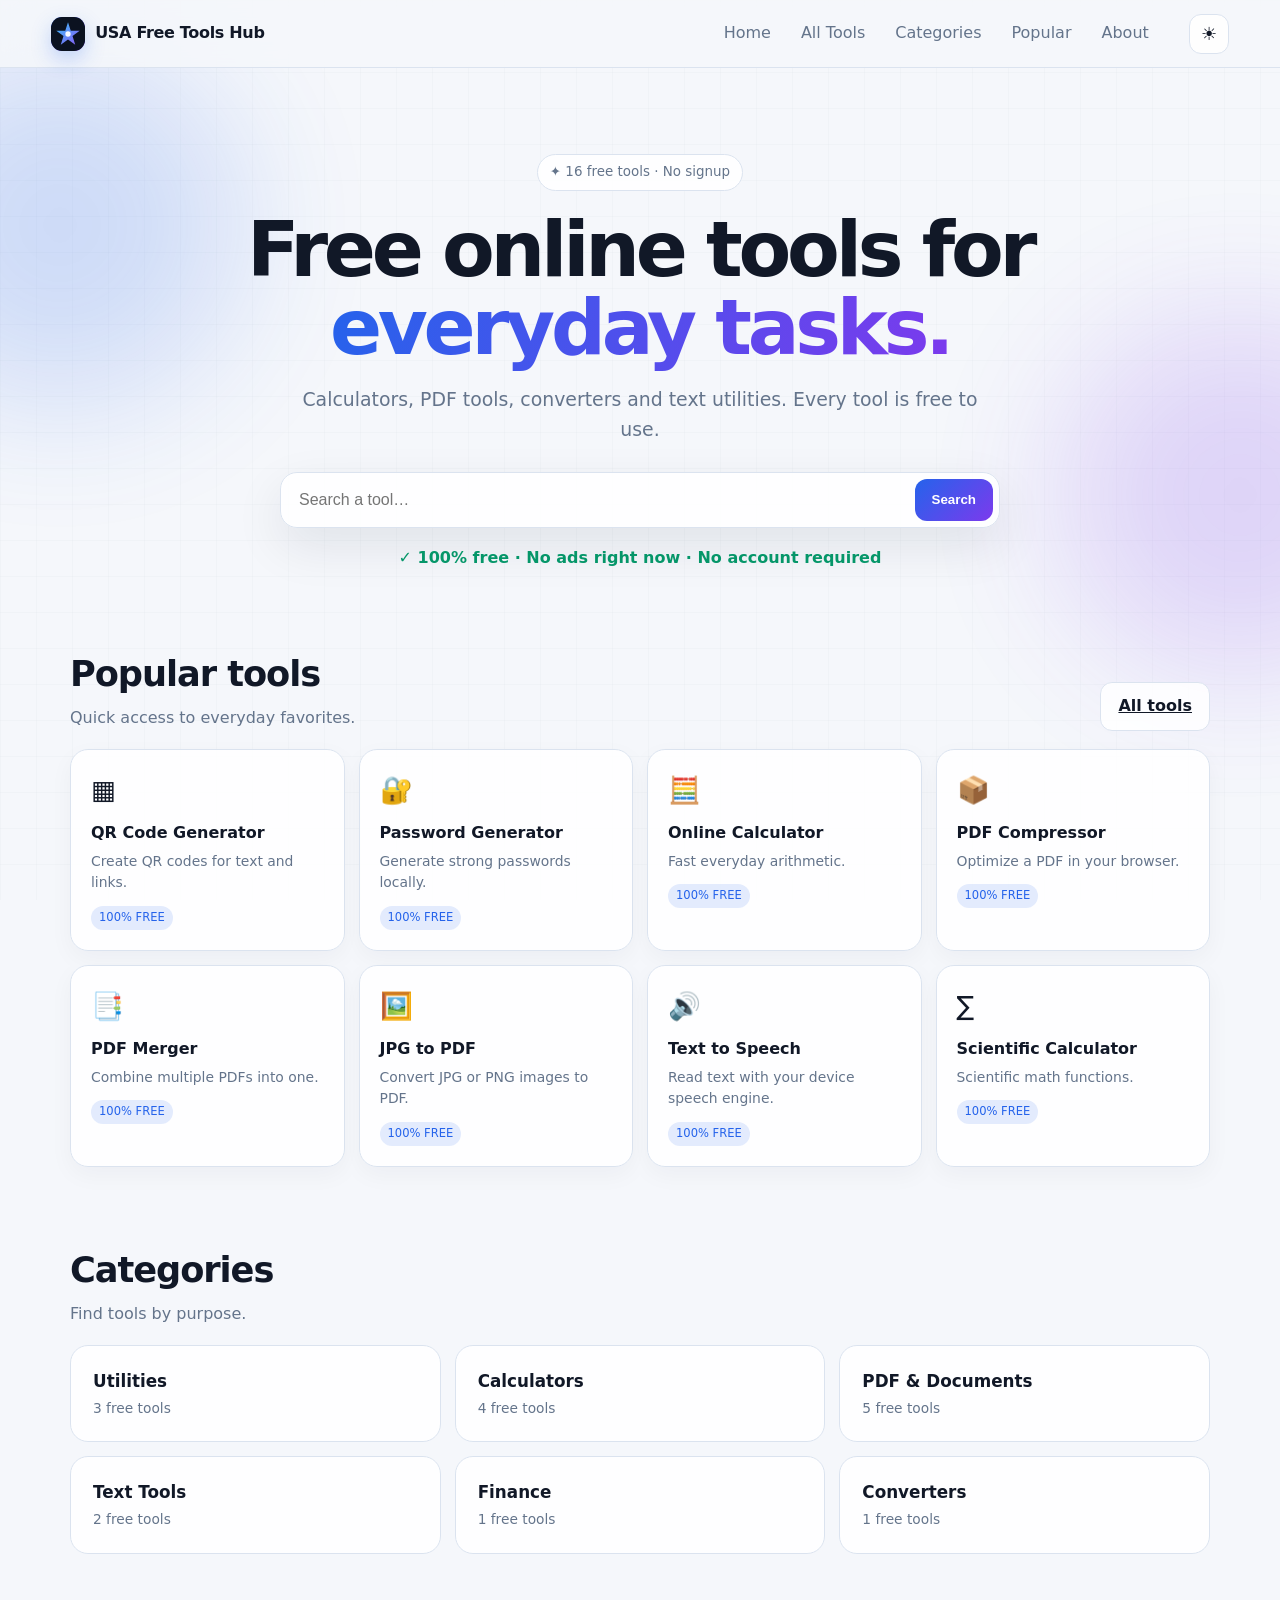
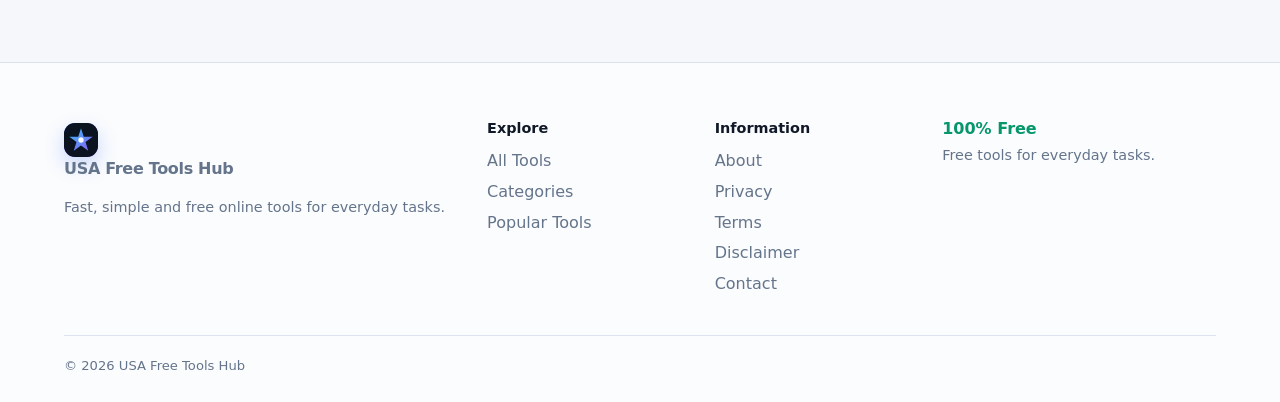
<file: index.html>
<!doctype html><html lang="en-US"><head><meta charset="utf-8"><meta name="viewport" content="width=device-width,initial-scale=1,viewport-fit=cover"><meta name="theme-color" content="#0b1220"><meta name="description" content="USA Free Tools Hub offers free, fast, privacy-conscious online tools including calculators, PDF tools, text tools and utilities."><meta name="robots" content="index,follow"><link rel="canonical" href="https://website-data-load.github.io/USA-Free-Tools-Hub/"><link rel="icon" href="favicon.svg" type="image/svg+xml"><link rel="manifest" href="manifest.webmanifest"><title>USA Free Tools Hub — Free Online Tools</title><link rel="stylesheet" href="styles.css"></head><body><div class="bg-orb orb-a"></div><div class="bg-orb orb-b"></div><div class="bg-grid"></div><header class="site-header"><a class="brand" href="#home" aria-label="USA Free Tools Hub home"><img class="brand-mark" src="favicon.svg" alt="" width="32" height="32"><span>USA Free Tools Hub</span></a><nav class="desktop-nav" aria-label="Primary navigation"><a href="#home">Home</a><a href="#tools">All Tools</a><a href="#categories">Categories</a><a href="#popular">Popular</a><a href="#about">About</a></nav><div class="header-actions"><button id="themeBtn" class="icon-btn" type="button" aria-label="Toggle dark and light mode">☀︎</button><button id="menuBtn" class="icon-btn menu-btn" type="button" aria-expanded="false" aria-controls="mobileNav">☰</button></div></header><nav id="mobileNav" class="mobile-nav" aria-label="Mobile navigation"><a href="#home">Home</a><a href="#tools">All Tools</a><a href="#categories">Categories</a><a href="#popular">Popular</a><a href="#about">About</a></nav><main id="app" tabindex="-1"></main><footer class="site-footer"><div><a class="brand footer-brand" href="#home"><img class="brand-mark" src="favicon.svg" alt="" width="28" height="28"> USA Free Tools Hub</a><p>Fast, simple and free online tools for everyday tasks.</p></div><div><h3>Explore</h3><a href="#tools">All Tools</a><a href="#categories">Categories</a><a href="#popular">Popular Tools</a></div><div><h3>Information</h3><a href="#about">About</a><a href="privacy.html">Privacy</a><a href="terms.html">Terms</a><a href="disclaimer.html">Disclaimer</a><a href="contact.html">Contact</a></div><div class="footer-note"><strong>100% Free</strong><span>Free tools for everyday tasks.</span></div><div class="copyright">© 2026 USA Free Tools Hub</div></footer><script src="site.js" defer></script><script src="nav.js" defer></script><script src="upload-progress.js" defer></script><script src="theme.js" defer></script></body></html>
</file>
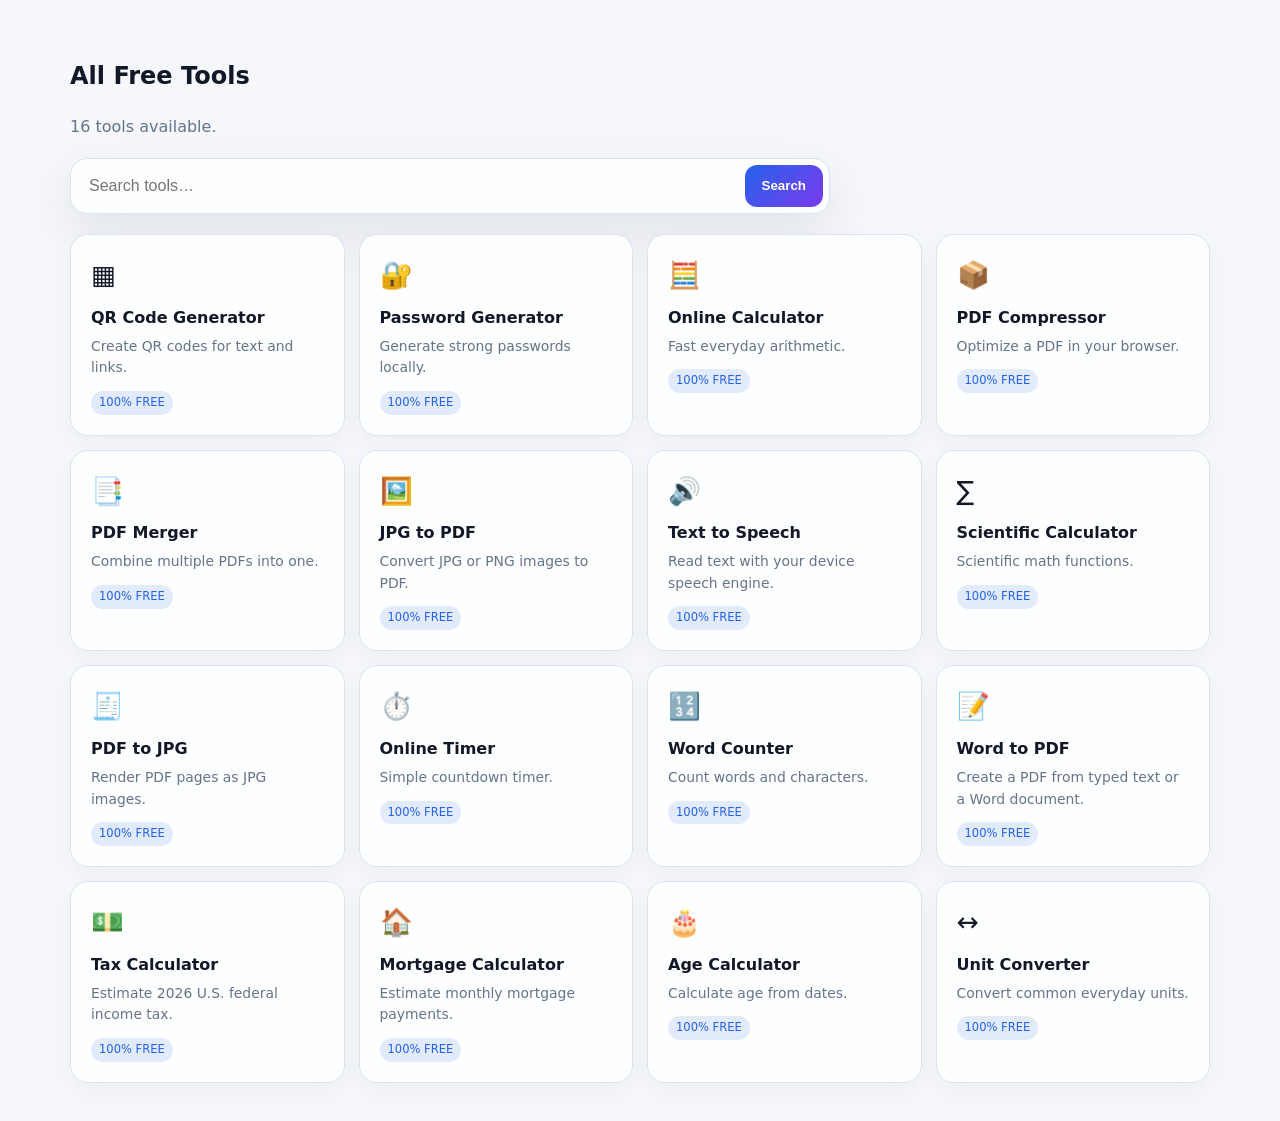
<file: tools/index.html>
<!doctype html><html lang="en-US"><head><meta charset="utf-8"><meta name="viewport" content="width=device-width,initial-scale=1"><meta name="description" content="Browse all 20 free online tools at USA Free Tools Hub."><link rel="canonical" href="https://website-data-load.github.io/USA-Free-Tools-Hub/tools/"><link rel="stylesheet" href="../styles.css"><title>All Free Tools — USA Free Tools Hub</title></head><body><main id="app"></main><script>location.hash='tools'</script><script src="../site.js" defer></script></body></html>
</file>
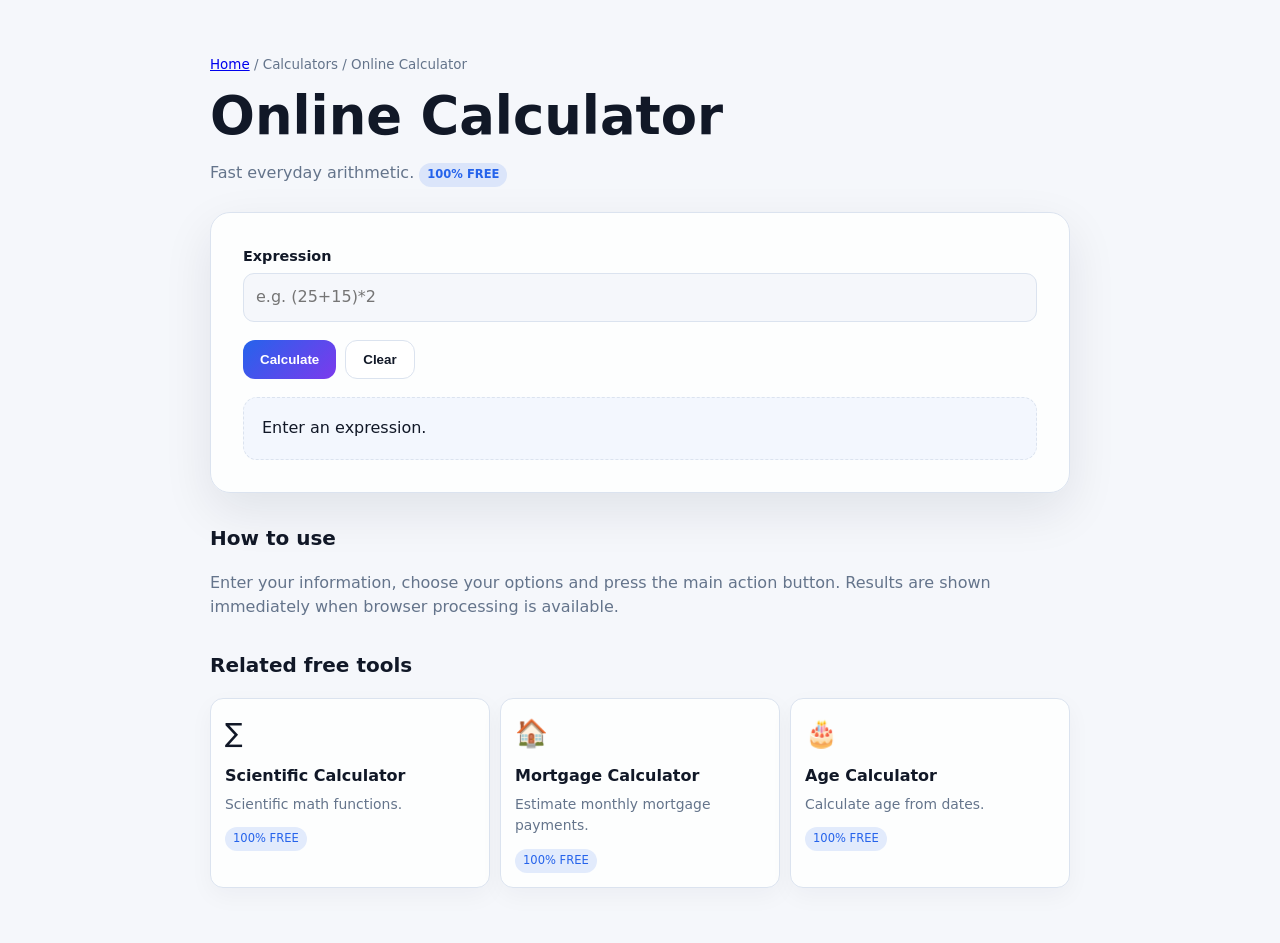
<file: tools/online-calculator/index.html>
<!doctype html><html lang="en-US"><head><meta charset="utf-8"><meta name="viewport" content="width=device-width,initial-scale=1"><meta name="description" content="Free online calculator for everyday arithmetic. Fast and easy to use."><link rel="canonical" href="https://website-data-load.github.io/USA-Free-Tools-Hub/tools/online-calculator/"><link rel="stylesheet" href="../../styles.css"><title>Online Calculator — Free | USA Free Tools Hub</title></head><body><main id="app"></main><script>location.hash='tool/online-calculator'</script><script src="../../site.js" defer></script></body></html>
</file>
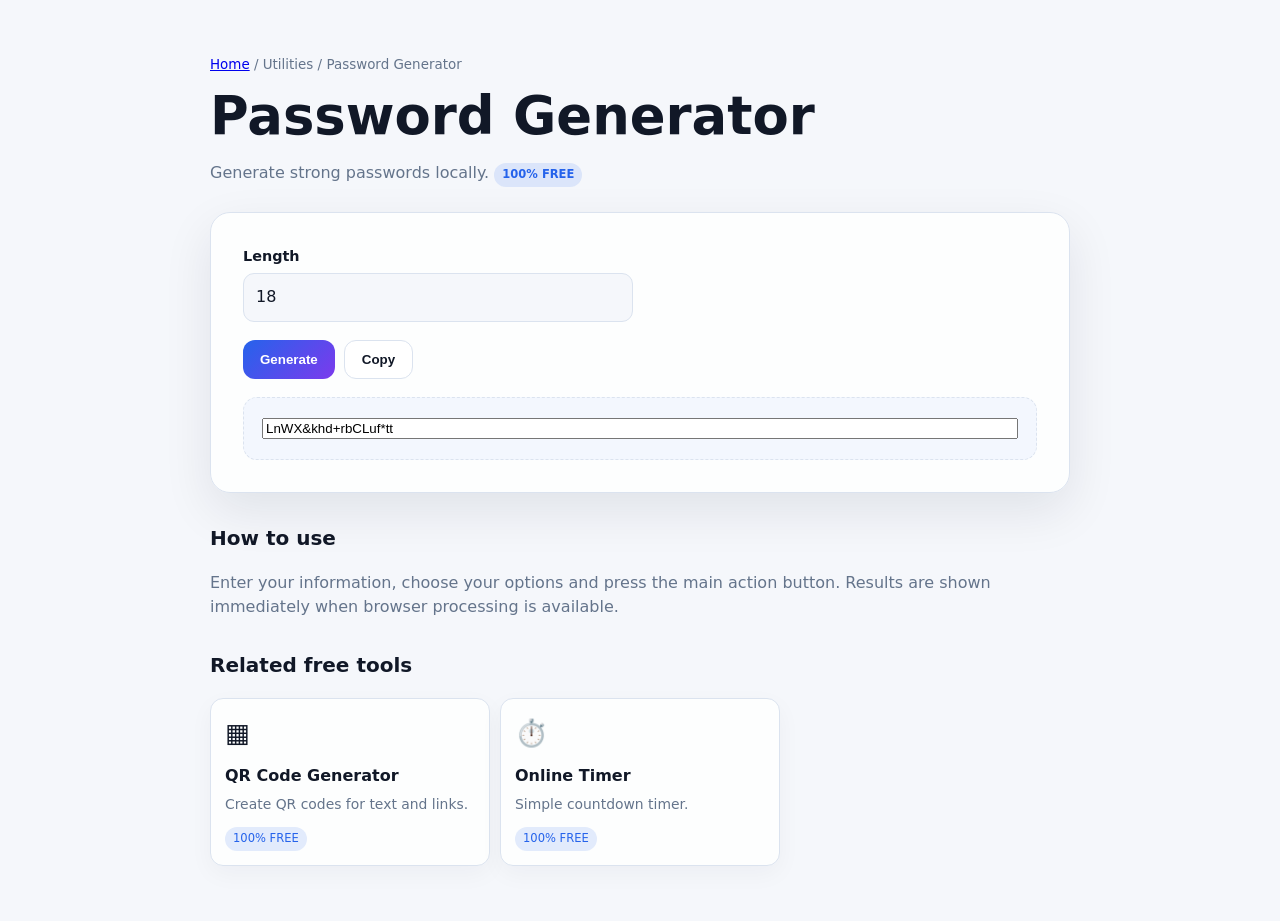
<file: tools/password-generator/index.html>
<!doctype html><html lang="en-US"><head><meta charset="utf-8"><meta name="viewport" content="width=device-width,initial-scale=1"><meta name="description" content="Free secure password generator. Generate strong passwords locally in your browser."><link rel="canonical" href="https://website-data-load.github.io/USA-Free-Tools-Hub/tools/password-generator/"><link rel="stylesheet" href="../../styles.css"><title>Password Generator — Free | USA Free Tools Hub</title></head><body><main id="app"></main><script>location.hash='tool/password-generator'</script><script src="../../site.js" defer></script></body></html>
</file>
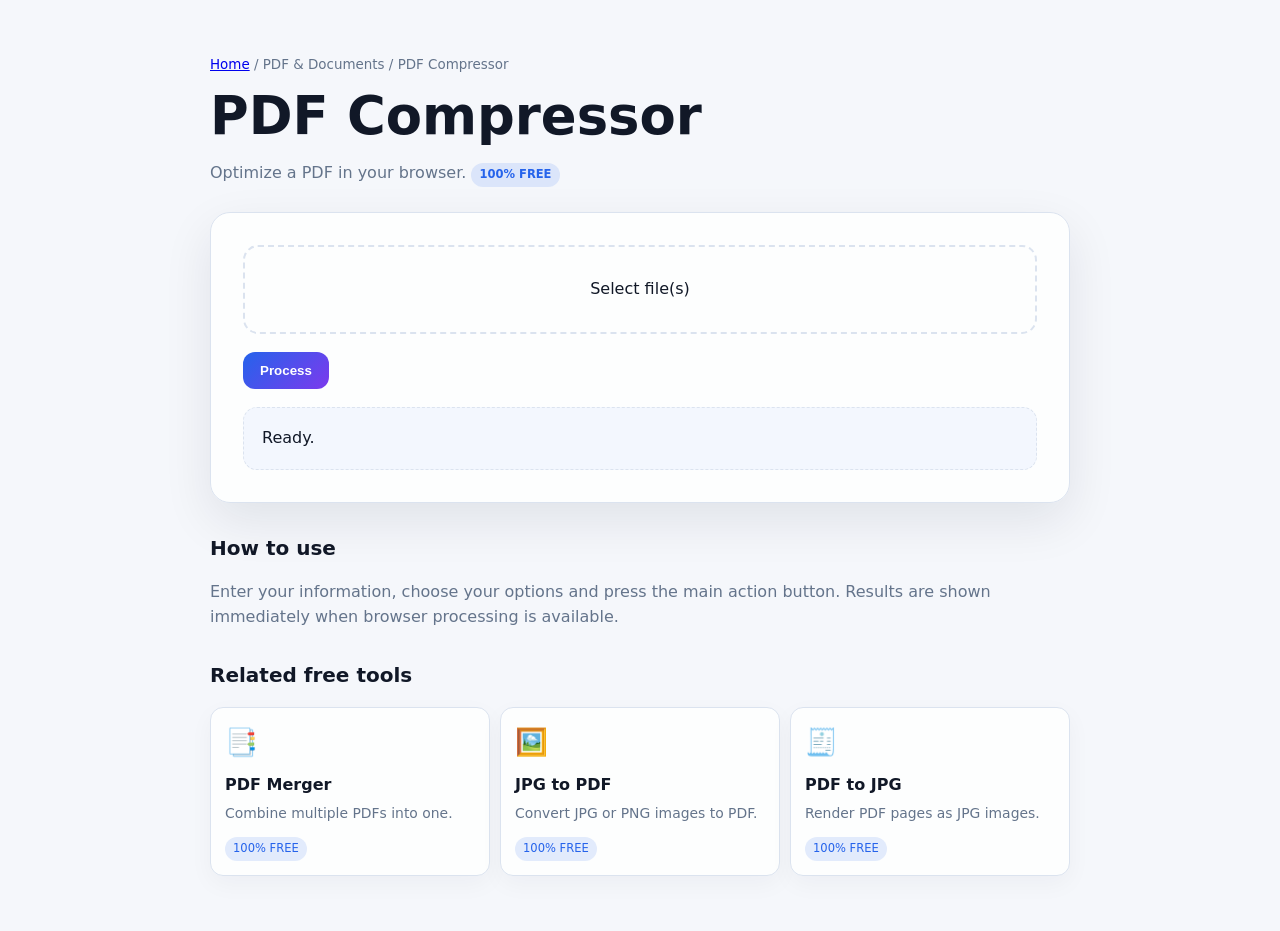
<file: tools/pdf-compressor/index.html>
<!doctype html><html lang="en-US"><head><meta charset="utf-8"><meta name="viewport" content="width=device-width,initial-scale=1"><meta name="description" content="Free PDF Compressor — optimize PDF files in your browser."><link rel="canonical" href="https://website-data-load.github.io/USA-Free-Tools-Hub/tools/pdf-compressor/"><link rel="stylesheet" href="../../styles.css"><title>PDF Compressor — Free | USA Free Tools Hub</title></head><body><main id="app"></main><script>location.hash='tool/pdf-compressor'</script><script src="../../site.js" defer></script></body></html>
</file>
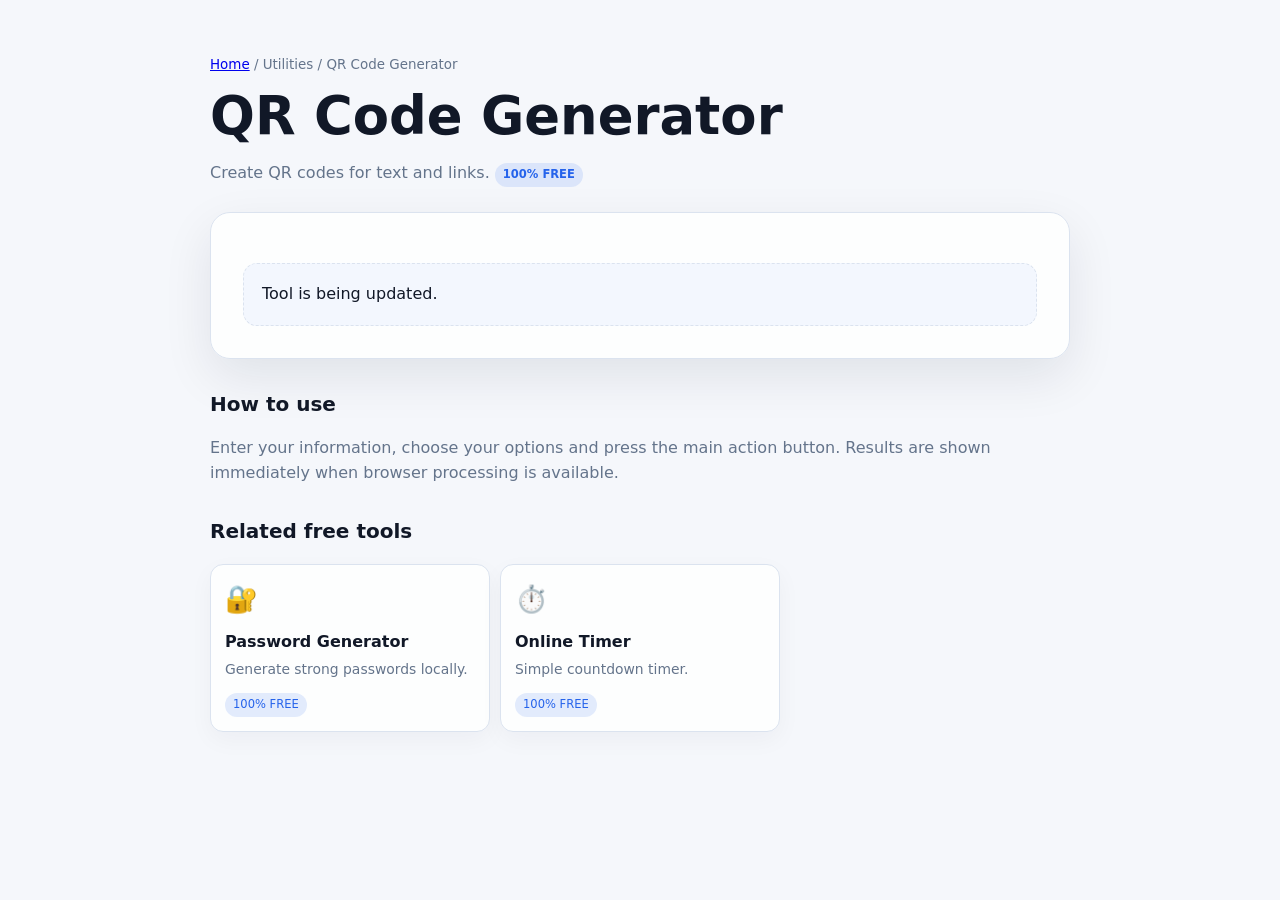
<file: tools/qr-code-generator/index.html>
<!doctype html><html lang="en-US"><head><meta charset="utf-8"><meta name="viewport" content="width=device-width,initial-scale=1"><meta name="description" content="Free QR Code Generator for text and URLs. Create QR codes in your browser."><link rel="canonical" href="https://website-data-load.github.io/USA-Free-Tools-Hub/tools/qr-code-generator/"><link rel="stylesheet" href="../../styles.css"><title>QR Code Generator — Free | USA Free Tools Hub</title></head><body><main id="app"></main><script>location.hash='tool/qr-code-generator'</script><script src="../../site.js" defer></script></body></html>
</file>
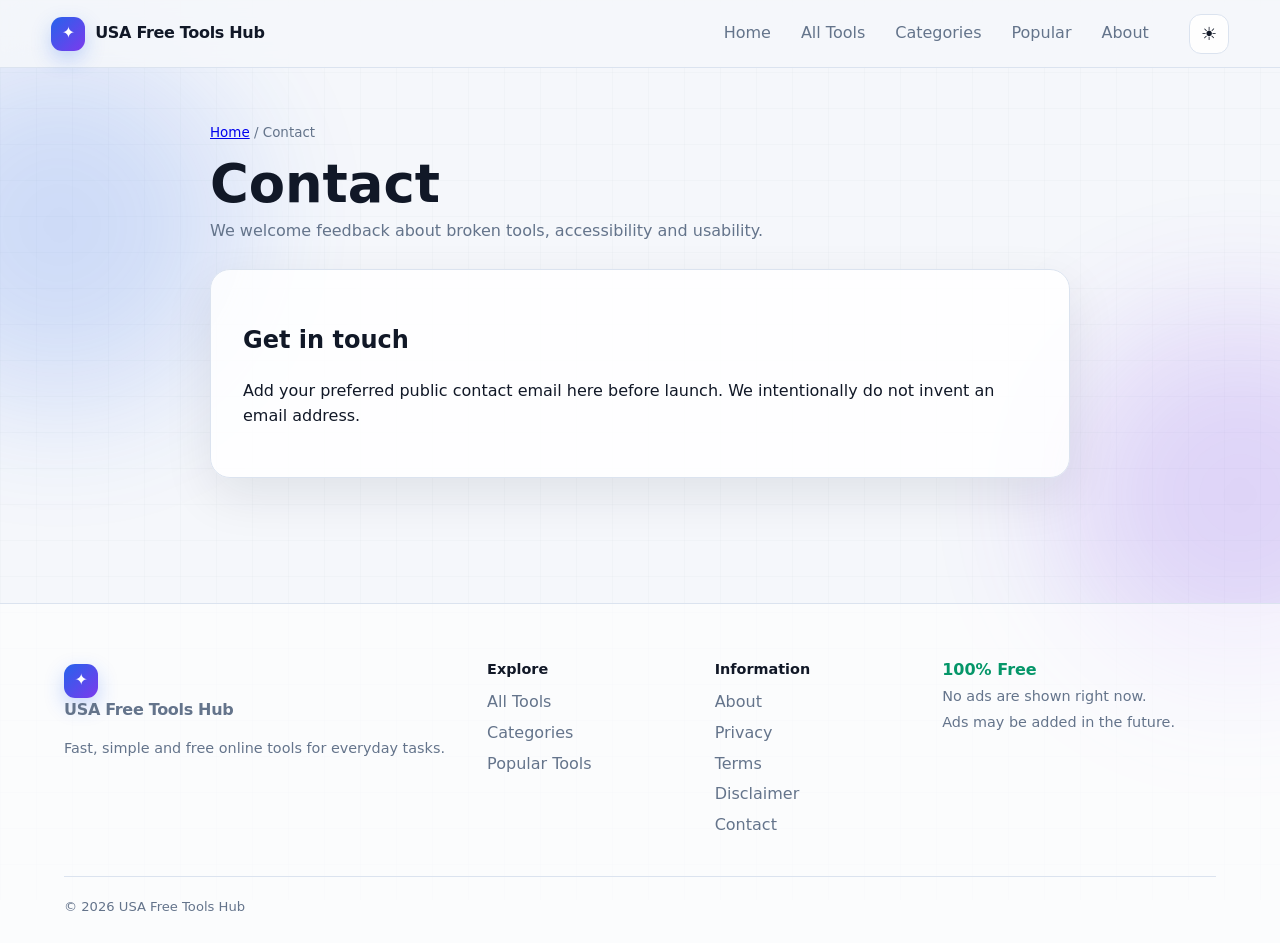
<file: contact.html>
<!doctype html><html lang="en-US"><head><meta charset="utf-8"><meta name="viewport" content="width=device-width,initial-scale=1,viewport-fit=cover"><meta name="description" content="Contact USA Free Tools Hub."><meta name="robots" content="index,follow"><link rel="canonical" href="https://website-data-load.github.io/USA-Free-Tools-Hub/contact.html"><title>Contact — USA Free Tools Hub</title><link rel="stylesheet" href="styles.css"></head><body><div class="bg-orb orb-a"></div><div class="bg-orb orb-b"></div><div class="bg-grid"></div><header class="site-header"><a class="brand" href="index.html#home"><span class="brand-mark">✦</span><span>USA Free Tools Hub</span></a><nav class="desktop-nav"><a href="index.html#home">Home</a><a href="index.html#tools">All Tools</a><a href="index.html#categories">Categories</a><a href="index.html#popular">Popular</a><a href="index.html#about">About</a></nav><div class="header-actions"><button id="themeBtn" class="icon-btn" type="button">☀︎</button><button id="menuBtn" class="icon-btn menu-btn" type="button" aria-expanded="false">☰</button></div></header><nav id="mobileNav" class="mobile-nav"><a href="index.html#home">Home</a><a href="index.html#tools">All Tools</a><a href="index.html#categories">Categories</a><a href="index.html#popular">Popular</a><a href="index.html#about">About</a></nav><main class="tool-page"><div class="crumb"><a href="index.html#home">Home</a> / Contact</div><h1>Contact</h1><p class="tool-intro">We welcome feedback about broken tools, accessibility and usability.</p><div class="tool-box"><h2>Get in touch</h2><p>Add your preferred public contact email here before launch. We intentionally do not invent an email address.</p></div></main><footer class="site-footer"><div><a class="brand" href="index.html#home"><span class="brand-mark">✦</span> USA Free Tools Hub</a><p>Fast, simple and free online tools for everyday tasks.</p></div><div><h3>Explore</h3><a href="index.html#tools">All Tools</a><a href="index.html#categories">Categories</a><a href="index.html#popular">Popular Tools</a></div><div><h3>Information</h3><a href="index.html#about">About</a><a href="privacy.html">Privacy</a><a href="terms.html">Terms</a><a href="disclaimer.html">Disclaimer</a><a href="contact.html">Contact</a></div><div class="footer-note"><strong>100% Free</strong><span>No ads are shown right now.</span><span>Ads may be added in the future.</span></div><div class="copyright">© 2026 USA Free Tools Hub</div></footer><script>const b=document.body,t=document.getElementById('themeBtn'),m=document.getElementById('menuBtn'),n=document.getElementById('mobileNav');if(localStorage.theme==='dark'){b.classList.add('dark');t.textContent='☾'}t.onclick=()=>{b.classList.toggle('dark');localStorage.theme=b.classList.contains('dark')?'dark':'light';t.textContent=b.classList.contains('dark')?'☾':'☀︎'};m.onclick=()=>{n.classList.toggle('open');m.setAttribute('aria-expanded',n.classList.contains('open'))};</script></body></html>
</file>
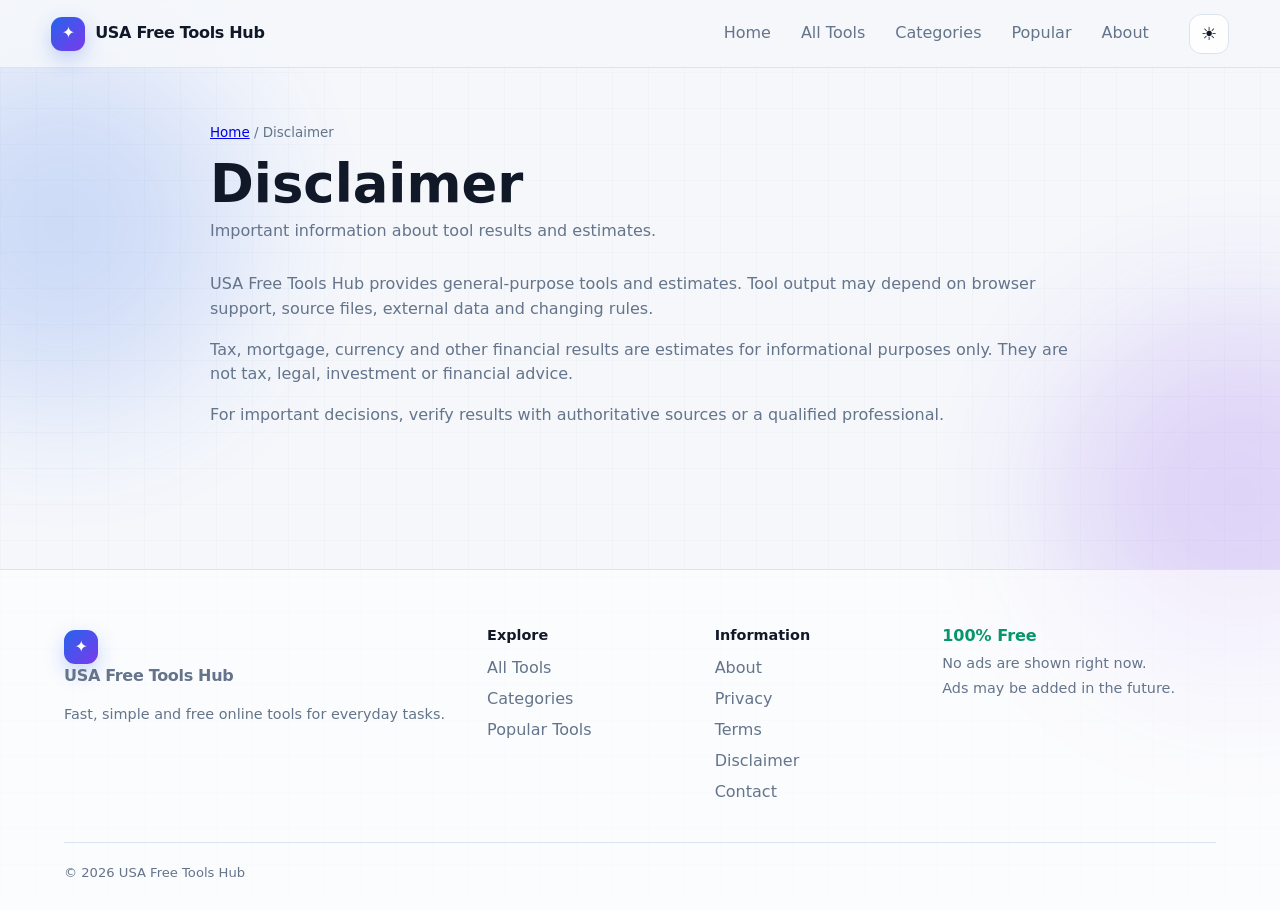
<file: disclaimer.html>
<!doctype html><html lang="en-US"><head><meta charset="utf-8"><meta name="viewport" content="width=device-width,initial-scale=1,viewport-fit=cover"><meta name="description" content="Disclaimer for USA Free Tools Hub."><meta name="robots" content="index,follow"><link rel="canonical" href="https://website-data-load.github.io/USA-Free-Tools-Hub/disclaimer.html"><title>Disclaimer — USA Free Tools Hub</title><link rel="stylesheet" href="styles.css"></head><body><div class="bg-orb orb-a"></div><div class="bg-orb orb-b"></div><div class="bg-grid"></div><header class="site-header"><a class="brand" href="index.html#home"><span class="brand-mark">✦</span><span>USA Free Tools Hub</span></a><nav class="desktop-nav"><a href="index.html#home">Home</a><a href="index.html#tools">All Tools</a><a href="index.html#categories">Categories</a><a href="index.html#popular">Popular</a><a href="index.html#about">About</a></nav><div class="header-actions"><button id="themeBtn" class="icon-btn" type="button">☀︎</button><button id="menuBtn" class="icon-btn menu-btn" type="button" aria-expanded="false">☰</button></div></header><nav id="mobileNav" class="mobile-nav"><a href="index.html#home">Home</a><a href="index.html#tools">All Tools</a><a href="index.html#categories">Categories</a><a href="index.html#popular">Popular</a><a href="index.html#about">About</a></nav><main class="tool-page"><div class="crumb"><a href="index.html#home">Home</a> / Disclaimer</div><h1>Disclaimer</h1><p class="tool-intro">Important information about tool results and estimates.</p><div class="tool-content"><p>USA Free Tools Hub provides general-purpose tools and estimates. Tool output may depend on browser support, source files, external data and changing rules.</p><p>Tax, mortgage, currency and other financial results are estimates for informational purposes only. They are not tax, legal, investment or financial advice.</p><p>For important decisions, verify results with authoritative sources or a qualified professional.</p></div></main><footer class="site-footer"><div><a class="brand" href="index.html#home"><span class="brand-mark">✦</span> USA Free Tools Hub</a><p>Fast, simple and free online tools for everyday tasks.</p></div><div><h3>Explore</h3><a href="index.html#tools">All Tools</a><a href="index.html#categories">Categories</a><a href="index.html#popular">Popular Tools</a></div><div><h3>Information</h3><a href="index.html#about">About</a><a href="privacy.html">Privacy</a><a href="terms.html">Terms</a><a href="disclaimer.html">Disclaimer</a><a href="contact.html">Contact</a></div><div class="footer-note"><strong>100% Free</strong><span>No ads are shown right now.</span><span>Ads may be added in the future.</span></div><div class="copyright">© 2026 USA Free Tools Hub</div></footer><script>const b=document.body,t=document.getElementById('themeBtn'),m=document.getElementById('menuBtn'),n=document.getElementById('mobileNav');if(localStorage.theme==='dark'){b.classList.add('dark');t.textContent='☾'}t.onclick=()=>{b.classList.toggle('dark');localStorage.theme=b.classList.contains('dark')?'dark':'light';t.textContent=b.classList.contains('dark')?'☾':'☀︎'};m.onclick=()=>{n.classList.toggle('open');m.setAttribute('aria-expanded',n.classList.contains('open'))};</script></body></html>
</file>
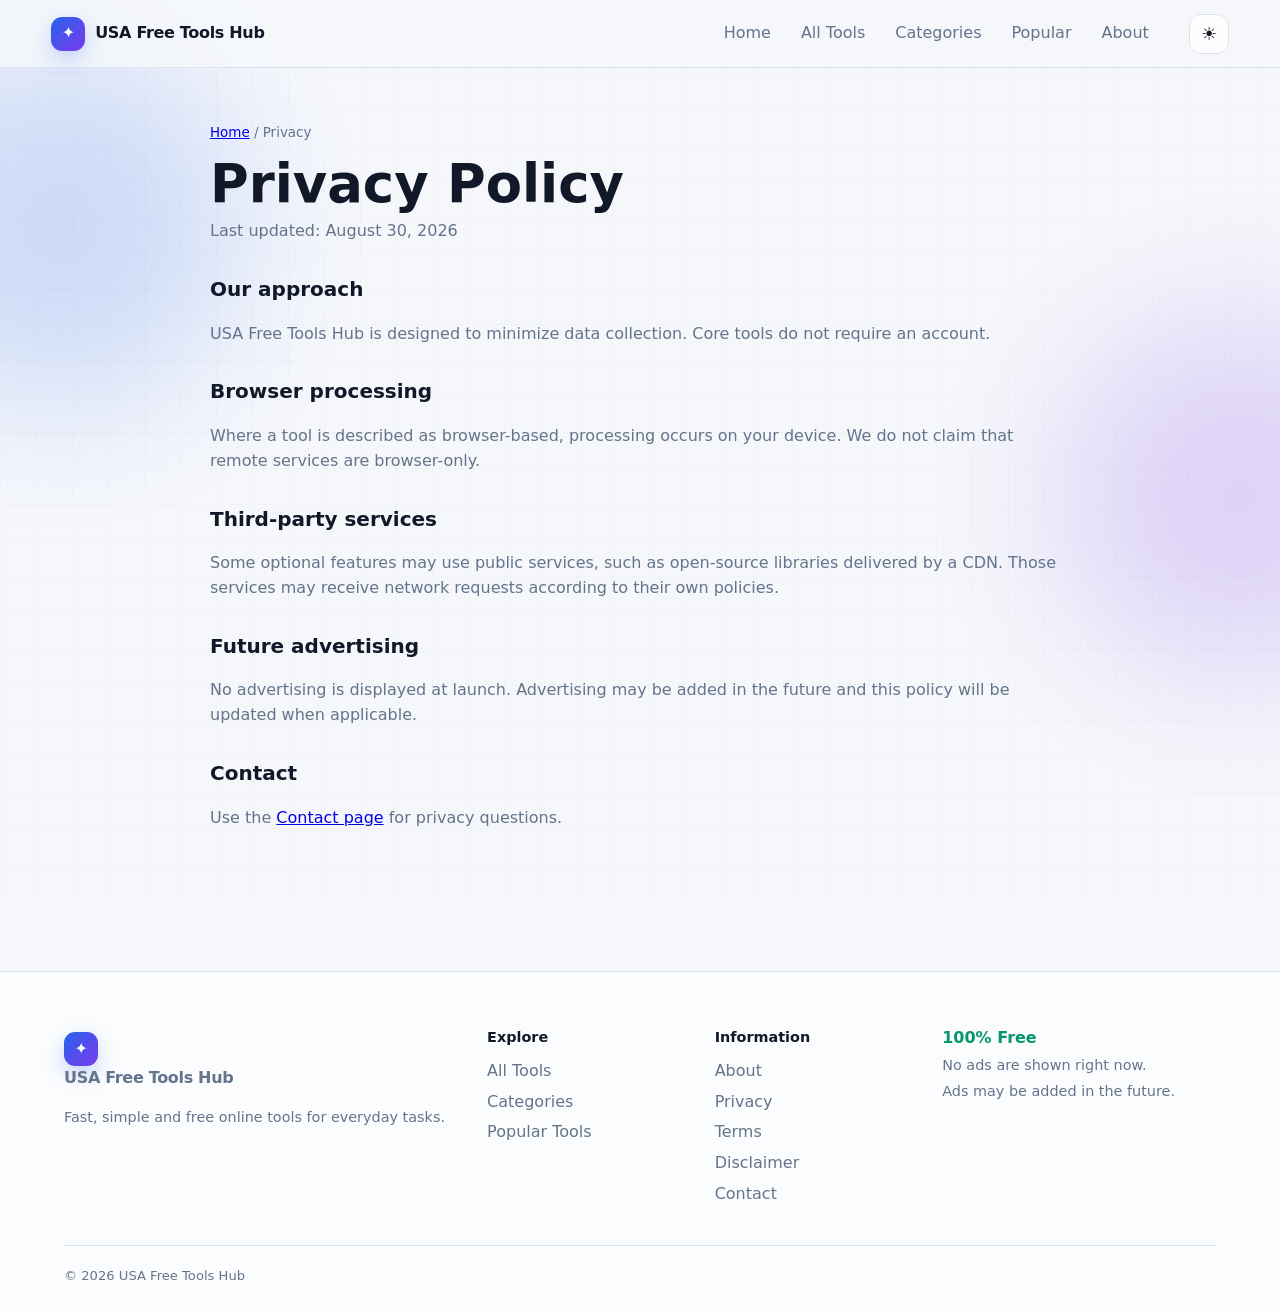
<file: privacy.html>
<!doctype html><html lang="en-US"><head><meta charset="utf-8"><meta name="viewport" content="width=device-width,initial-scale=1,viewport-fit=cover"><meta name="description" content="Privacy Policy for USA Free Tools Hub."><meta name="robots" content="index,follow"><link rel="canonical" href="https://website-data-load.github.io/USA-Free-Tools-Hub/privacy.html"><title>Privacy Policy — USA Free Tools Hub</title><link rel="stylesheet" href="styles.css"></head><body><div class="bg-orb orb-a"></div><div class="bg-orb orb-b"></div><div class="bg-grid"></div><header class="site-header"><a class="brand" href="index.html#home" aria-label="USA Free Tools Hub home"><span class="brand-mark">✦</span><span>USA Free Tools Hub</span></a><nav class="desktop-nav" aria-label="Primary navigation"><a href="index.html#home">Home</a><a href="index.html#tools">All Tools</a><a href="index.html#categories">Categories</a><a href="index.html#popular">Popular</a><a href="index.html#about">About</a></nav><div class="header-actions"><button id="themeBtn" class="icon-btn" type="button" aria-label="Toggle dark and light mode">☀︎</button><button id="menuBtn" class="icon-btn menu-btn" type="button" aria-expanded="false" aria-controls="mobileNav">☰</button></div></header><nav id="mobileNav" class="mobile-nav" aria-label="Mobile navigation"><a href="index.html#home">Home</a><a href="index.html#tools">All Tools</a><a href="index.html#categories">Categories</a><a href="index.html#popular">Popular</a><a href="index.html#about">About</a></nav><main class="tool-page"><div class="crumb"><a href="index.html#home">Home</a> / Privacy</div><h1>Privacy Policy</h1><p class="tool-intro">Last updated: August 30, 2026</p><div class="tool-content"><h2>Our approach</h2><p>USA Free Tools Hub is designed to minimize data collection. Core tools do not require an account.</p><h2>Browser processing</h2><p>Where a tool is described as browser-based, processing occurs on your device. We do not claim that remote services are browser-only.</p><h2>Third-party services</h2><p>Some optional features may use public services, such as open-source libraries delivered by a CDN. Those services may receive network requests according to their own policies.</p><h2>Future advertising</h2><p>No advertising is displayed at launch. Advertising may be added in the future and this policy will be updated when applicable.</p><h2>Contact</h2><p>Use the <a href="contact.html">Contact page</a> for privacy questions.</p></div></main><footer class="site-footer"><div><a class="brand footer-brand" href="index.html#home"><span class="brand-mark">✦</span> USA Free Tools Hub</a><p>Fast, simple and free online tools for everyday tasks.</p></div><div><h3>Explore</h3><a href="index.html#tools">All Tools</a><a href="index.html#categories">Categories</a><a href="index.html#popular">Popular Tools</a></div><div><h3>Information</h3><a href="index.html#about">About</a><a href="privacy.html">Privacy</a><a href="terms.html">Terms</a><a href="disclaimer.html">Disclaimer</a><a href="contact.html">Contact</a></div><div class="footer-note"><strong>100% Free</strong><span>No ads are shown right now.</span><span>Ads may be added in the future.</span></div><div class="copyright">© 2026 USA Free Tools Hub</div></footer><script>const b=document.body,t=document.getElementById('themeBtn'),m=document.getElementById('menuBtn'),n=document.getElementById('mobileNav');if(localStorage.theme==='dark'){b.classList.add('dark');t.textContent='☾'}t.onclick=()=>{b.classList.toggle('dark');localStorage.theme=b.classList.contains('dark')?'dark':'light';t.textContent=b.classList.contains('dark')?'☾':'☀︎'};m.onclick=()=>{n.classList.toggle('open');m.setAttribute('aria-expanded',n.classList.contains('open'))};</script></body></html>
</file>
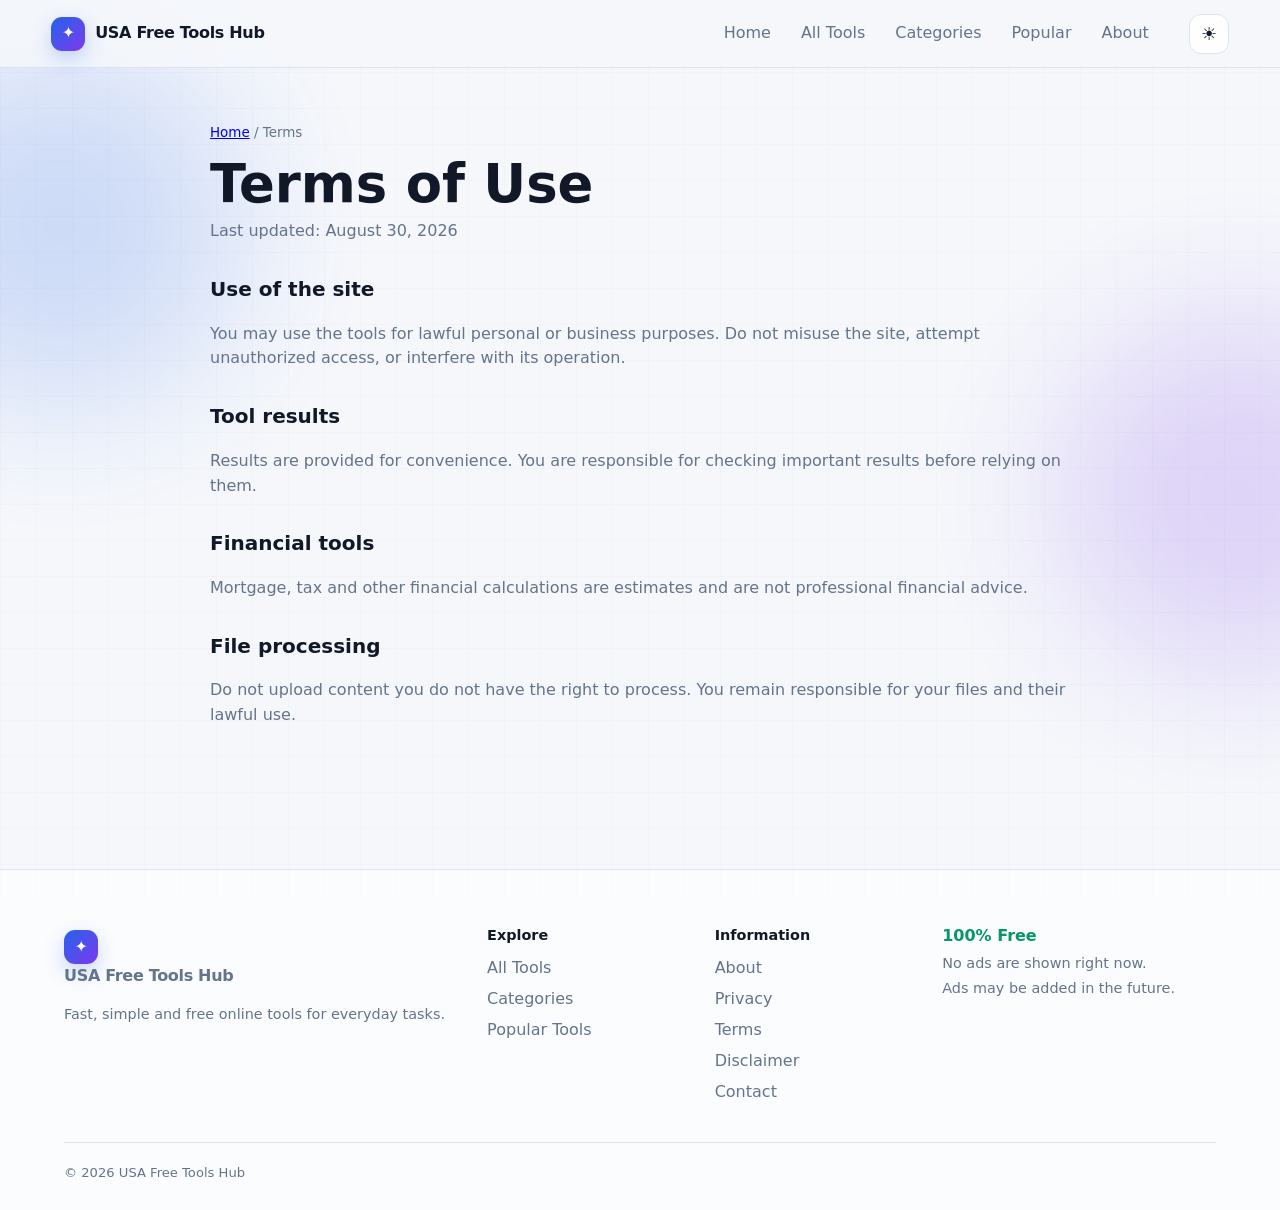
<file: terms.html>
<!doctype html><html lang="en-US"><head><meta charset="utf-8"><meta name="viewport" content="width=device-width,initial-scale=1,viewport-fit=cover"><meta name="description" content="Terms of Use for USA Free Tools Hub."><meta name="robots" content="index,follow"><link rel="canonical" href="https://website-data-load.github.io/USA-Free-Tools-Hub/terms.html"><title>Terms of Use — USA Free Tools Hub</title><link rel="stylesheet" href="styles.css"></head><body><div class="bg-orb orb-a"></div><div class="bg-orb orb-b"></div><div class="bg-grid"></div><header class="site-header"><a class="brand" href="index.html#home"><span class="brand-mark">✦</span><span>USA Free Tools Hub</span></a><nav class="desktop-nav"><a href="index.html#home">Home</a><a href="index.html#tools">All Tools</a><a href="index.html#categories">Categories</a><a href="index.html#popular">Popular</a><a href="index.html#about">About</a></nav><div class="header-actions"><button id="themeBtn" class="icon-btn" type="button">☀︎</button><button id="menuBtn" class="icon-btn menu-btn" type="button" aria-expanded="false">☰</button></div></header><nav id="mobileNav" class="mobile-nav"><a href="index.html#home">Home</a><a href="index.html#tools">All Tools</a><a href="index.html#categories">Categories</a><a href="index.html#popular">Popular</a><a href="index.html#about">About</a></nav><main class="tool-page"><div class="crumb"><a href="index.html#home">Home</a> / Terms</div><h1>Terms of Use</h1><p class="tool-intro">Last updated: August 30, 2026</p><div class="tool-content"><h2>Use of the site</h2><p>You may use the tools for lawful personal or business purposes. Do not misuse the site, attempt unauthorized access, or interfere with its operation.</p><h2>Tool results</h2><p>Results are provided for convenience. You are responsible for checking important results before relying on them.</p><h2>Financial tools</h2><p>Mortgage, tax and other financial calculations are estimates and are not professional financial advice.</p><h2>File processing</h2><p>Do not upload content you do not have the right to process. You remain responsible for your files and their lawful use.</p></div></main><footer class="site-footer"><div><a class="brand" href="index.html#home"><span class="brand-mark">✦</span> USA Free Tools Hub</a><p>Fast, simple and free online tools for everyday tasks.</p></div><div><h3>Explore</h3><a href="index.html#tools">All Tools</a><a href="index.html#categories">Categories</a><a href="index.html#popular">Popular Tools</a></div><div><h3>Information</h3><a href="index.html#about">About</a><a href="privacy.html">Privacy</a><a href="terms.html">Terms</a><a href="disclaimer.html">Disclaimer</a><a href="contact.html">Contact</a></div><div class="footer-note"><strong>100% Free</strong><span>No ads are shown right now.</span><span>Ads may be added in the future.</span></div><div class="copyright">© 2026 USA Free Tools Hub</div></footer><script>const b=document.body,t=document.getElementById('themeBtn'),m=document.getElementById('menuBtn'),n=document.getElementById('mobileNav');if(localStorage.theme==='dark'){b.classList.add('dark');t.textContent='☾'}t.onclick=()=>{b.classList.toggle('dark');localStorage.theme=b.classList.contains('dark')?'dark':'light';t.textContent=b.classList.contains('dark')?'☾':'☀︎'};m.onclick=()=>{n.classList.toggle('open');m.setAttribute('aria-expanded',n.classList.contains('open'))};</script></body></html>
</file>
<file: styles.css>
:root{--bg:#f5f7fb;--panel:rgba(255,255,255,.86);--text:#111827;--muted:#64748b;--line:#dbe3ef;--accent:#2563eb;--accent2:#7c3aed;--good:#059669;--shadow:0 18px 50px rgba(15,23,42,.09);--radius:20px}body.dark{--bg:#07101f;--panel:rgba(15,23,42,.86);--text:#f1f5f9;--muted:#9aa9bc;--line:#263449;--shadow:0 20px 60px rgba(0,0,0,.35)}*{box-sizing:border-box}html{scroll-behavior:smooth}body{margin:0;font-family:Inter,ui-sans-serif,system-ui,-apple-system,BlinkMacSystemFont,"Segoe UI",sans-serif;background:var(--bg);color:var(--text);min-width:320px;line-height:1.55}.bg-grid{position:fixed;inset:0;z-index:-3;opacity:.35;background-image:linear-gradient(rgba(100,116,139,.08) 1px,transparent 1px),linear-gradient(90deg,rgba(100,116,139,.08) 1px,transparent 1px);background-size:36px 36px}.bg-orb{position:fixed;width:360px;height:360px;border-radius:50%;filter:blur(70px);opacity:.18;z-index:-2;pointer-events:none}.orb-a{background:#2563eb;top:5%;left:-120px}.orb-b{background:#7c3aed;right:-140px;top:35%}.site-header{position:sticky;top:0;z-index:50;display:flex;align-items:center;gap:28px;min-height:68px;padding:10px clamp(16px,4vw,56px);background:color-mix(in srgb,var(--bg) 86%,transparent);backdrop-filter:blur(18px);border-bottom:1px solid var(--line)}.brand{display:inline-flex;align-items:center;gap:10px;color:var(--text);text-decoration:none;font-weight:800;letter-spacing:-.02em;white-space:nowrap}.brand-mark{display:grid;place-items:center;width:34px;height:34px;border-radius:11px;background:linear-gradient(135deg,var(--accent),var(--accent2));color:white;box-shadow:0 8px 20px rgba(37,99,235,.25)}.desktop-nav{display:flex;gap:6px;align-items:center;margin-left:auto}.desktop-nav a,.mobile-nav a,.site-footer a{color:var(--muted);text-decoration:none}.desktop-nav a{padding:9px 12px;border-radius:10px}.desktop-nav a:hover,.mobile-nav a:hover{color:var(--text);background:var(--panel)}.header-actions{display:flex;gap:8px}.icon-btn{border:1px solid var(--line);background:var(--panel);color:var(--text);width:40px;height:40px;border-radius:12px;cursor:pointer;font-size:18px}.menu-btn{display:none}.mobile-nav{display:none;position:fixed;top:68px;right:12px;left:12px;z-index:45;padding:10px;background:var(--panel);border:1px solid var(--line);border-radius:16px;box-shadow:var(--shadow)}.mobile-nav.open{display:grid}.mobile-nav a{padding:12px;border-radius:10px}.site-footer{display:grid;grid-template-columns:2fr 1fr 1fr 1.4fr;gap:32px;padding:54px clamp(18px,5vw,70px) 26px;margin-top:70px;border-top:1px solid var(--line);background:color-mix(in srgb,var(--panel) 70%,transparent)}.site-footer h3{font-size:.9rem;margin:0 0 10px}.site-footer a{display:block;margin:6px 0}.site-footer p,.footer-note span{color:var(--muted);font-size:.9rem}.footer-note{display:flex;flex-direction:column;gap:3px}.footer-note strong{color:var(--good)}.copyright{grid-column:1/-1;padding-top:20px;border-top:1px solid var(--line);color:var(--muted);font-size:.82rem}.hero{max-width:1180px;margin:0 auto;padding:86px 20px 38px;text-align:center}.eyebrow{display:inline-flex;gap:8px;align-items:center;border:1px solid var(--line);background:var(--panel);padding:7px 12px;border-radius:999px;color:var(--muted);font-size:.84rem}.hero h1{font-size:clamp(2.25rem,6vw,4.8rem);line-height:1.02;letter-spacing:-.055em;max-width:850px;margin:20px auto 18px}.gradient-text{background:linear-gradient(110deg,var(--accent),var(--accent2));-webkit-background-clip:text;background-clip:text;color:transparent}.hero p{max-width:720px;margin:0 auto 28px;color:var(--muted);font-size:clamp(1rem,2vw,1.18rem)}.search{display:flex;max-width:720px;margin:auto;background:var(--panel);border:1px solid var(--line);border-radius:17px;padding:6px;box-shadow:var(--shadow)}.search input{min-width:0;flex:1;border:0;outline:0;background:transparent;color:var(--text);font-size:1rem;padding:12px}.btn{border:0;border-radius:12px;padding:11px 17px;background:linear-gradient(135deg,var(--accent),var(--accent2));color:white;font-weight:750;cursor:pointer}.btn.secondary{background:var(--panel);border:1px solid var(--line);color:var(--text)}.free-pill{margin-top:18px;color:var(--good);font-weight:700}.section{max-width:1180px;margin:0 auto;padding:38px 20px}.section-head{display:flex;justify-content:space-between;align-items:end;gap:20px;margin-bottom:18px}.section h2{font-size:clamp(1.5rem,3vw,2.2rem);margin:0;letter-spacing:-.03em}.section-head p{margin:5px 0 0;color:var(--muted)}.tool-grid{display:grid;grid-template-columns:repeat(4,minmax(0,1fr));gap:14px}.tool-card{display:block;padding:20px;text-decoration:none;color:var(--text);background:var(--panel);border:1px solid var(--line);border-radius:18px;box-shadow:0 8px 25px rgba(15,23,42,.04);transition:transform .18s ease,box-shadow .18s ease,border-color .18s ease}.tool-card:hover{transform:translateY(-3px);box-shadow:var(--shadow);border-color:color-mix(in srgb,var(--accent) 45%,var(--line))}.tool-icon{font-size:1.65rem}.tool-card h3{font-size:1rem;margin:10px 0 5px}.tool-card p{font-size:.87rem;color:var(--muted);margin:0}.tag{display:inline-block;font-size:.72rem;padding:3px 8px;border-radius:999px;background:color-mix(in srgb,var(--accent) 12%,transparent);color:var(--accent);margin-top:12px}.category-grid{display:grid;grid-template-columns:repeat(3,1fr);gap:14px}.category{padding:22px;background:var(--panel);border:1px solid var(--line);border-radius:18px;text-decoration:none;color:var(--text)}.category strong{display:block;font-size:1.05rem}.category span{display:block;color:var(--muted);font-size:.86rem;margin-top:4px}.tool-page{max-width:900px;margin:auto;padding:55px 20px}.crumb{color:var(--muted);font-size:.84rem;margin-bottom:12px}.tool-page h1{font-size:clamp(2rem,5vw,3.3rem);line-height:1.05;margin:0 0 8px}.tool-intro{color:var(--muted);margin:0 0 25px}.tool-box{background:var(--panel);border:1px solid var(--line);border-radius:var(--radius);padding:clamp(18px,4vw,32px);box-shadow:var(--shadow)}.form-grid{display:grid;grid-template-columns:repeat(2,minmax(0,1fr));gap:14px}.field{display:flex;flex-direction:column;gap:6px}.field.full{grid-column:1/-1}.field label{font-weight:700;font-size:.9rem}.field input,.field select,.field textarea{width:100%;border:1px solid var(--line);border-radius:11px;padding:11px 12px;background:var(--bg);color:var(--text);outline:0;font:inherit}.field textarea{min-height:180px;resize:vertical}.field input:focus,.field select:focus,.field textarea:focus{border-color:var(--accent);box-shadow:0 0 0 3px color-mix(in srgb,var(--accent) 15%,transparent)}.actions{display:flex;flex-wrap:wrap;gap:9px;margin-top:18px}.result{margin-top:18px;padding:18px;border:1px dashed var(--line);border-radius:14px;background:color-mix(in srgb,var(--accent) 5%,var(--panel));min-height:58px}.result strong{font-size:1.35rem}.dropzone{border:2px dashed var(--line);border-radius:15px;padding:30px;text-align:center;cursor:pointer}.dropzone:hover{border-color:var(--accent)}.hidden{display:none!important}.tool-content{margin-top:28px}.tool-content h2{font-size:1.25rem;margin-top:30px}.tool-content p,.tool-content li{color:var(--muted)}.related{display:grid;grid-template-columns:repeat(3,1fr);gap:10px}.related a{padding:14px;border:1px solid var(--line);border-radius:13px;color:var(--text);text-decoration:none;background:var(--panel)}.toast{position:fixed;right:18px;bottom:18px;z-index:100;padding:12px 15px;background:#111827;color:#fff;border-radius:12px;box-shadow:var(--shadow)}.status{color:var(--muted);font-size:.88rem}.stats{display:grid;grid-template-columns:repeat(4,1fr);gap:10px;margin-top:14px}.stat{padding:13px;border:1px solid var(--line);border-radius:12px;text-align:center}.stat b{display:block;font-size:1.3rem}.switches{display:flex;flex-wrap:wrap;gap:12px}.check{display:flex;gap:7px;align-items:center}.ad-placeholder{display:none}.upload-progress{margin-top:16px;padding:12px 14px;border:1px solid var(--line);border-radius:13px;background:color-mix(in srgb,var(--accent) 4%,var(--panel));text-align:left;cursor:default}.upload-progress-head{display:flex;justify-content:space-between;align-items:center;gap:10px;font-size:.85rem}.upload-progress-value{color:var(--accent)}.upload-progress-track{height:8px;margin-top:8px;overflow:hidden;border-radius:999px;background:var(--line)}.upload-progress-fill{display:block;width:0;height:100%;border-radius:999px;background:linear-gradient(90deg,var(--accent),var(--accent2));transition:width .25s ease}.upload-progress-status{margin-top:7px;color:var(--muted);font-size:.76rem;word-break:break-word}.tool-tabs{display:flex;gap:8px;padding:5px;margin-bottom:20px;border:1px solid var(--line);border-radius:16px;background:color-mix(in srgb,var(--bg) 70%,var(--panel));width:fit-content;max-width:100%}.tool-tabs .tab{appearance:none;border:1px solid transparent;border-radius:11px;padding:10px 16px;background:transparent;color:var(--muted);font:inherit;font-size:.9rem;font-weight:750;cursor:pointer;transition:all .18s ease;white-space:nowrap}.tool-tabs .tab:hover{color:var(--text);background:color-mix(in srgb,var(--accent) 7%,transparent)}.tool-tabs .tab.active{color:white;background:linear-gradient(135deg,var(--accent),var(--accent2));border-color:transparent;box-shadow:0 7px 18px rgba(37,99,235,.2)}.tool-tabs .tab:focus-visible{outline:3px solid color-mix(in srgb,var(--accent) 25%,transparent);outline-offset:2px}@media(max-width:520px){.tool-tabs{width:100%;display:grid;grid-template-columns:1fr 1fr}.tool-tabs .tab{width:100%;padding:10px 8px;font-size:.84rem}.form-grid{grid-template-columns:1fr}.stats{grid-template-columns:repeat(2,1fr)}}@media(max-width:900px){.desktop-nav{display:none}.menu-btn{display:block}.tool-grid{grid-template-columns:repeat(2,1fr)}.category-grid{grid-template-columns:repeat(2,1fr)}.site-footer{grid-template-columns:repeat(2,1fr)}}
</file>
